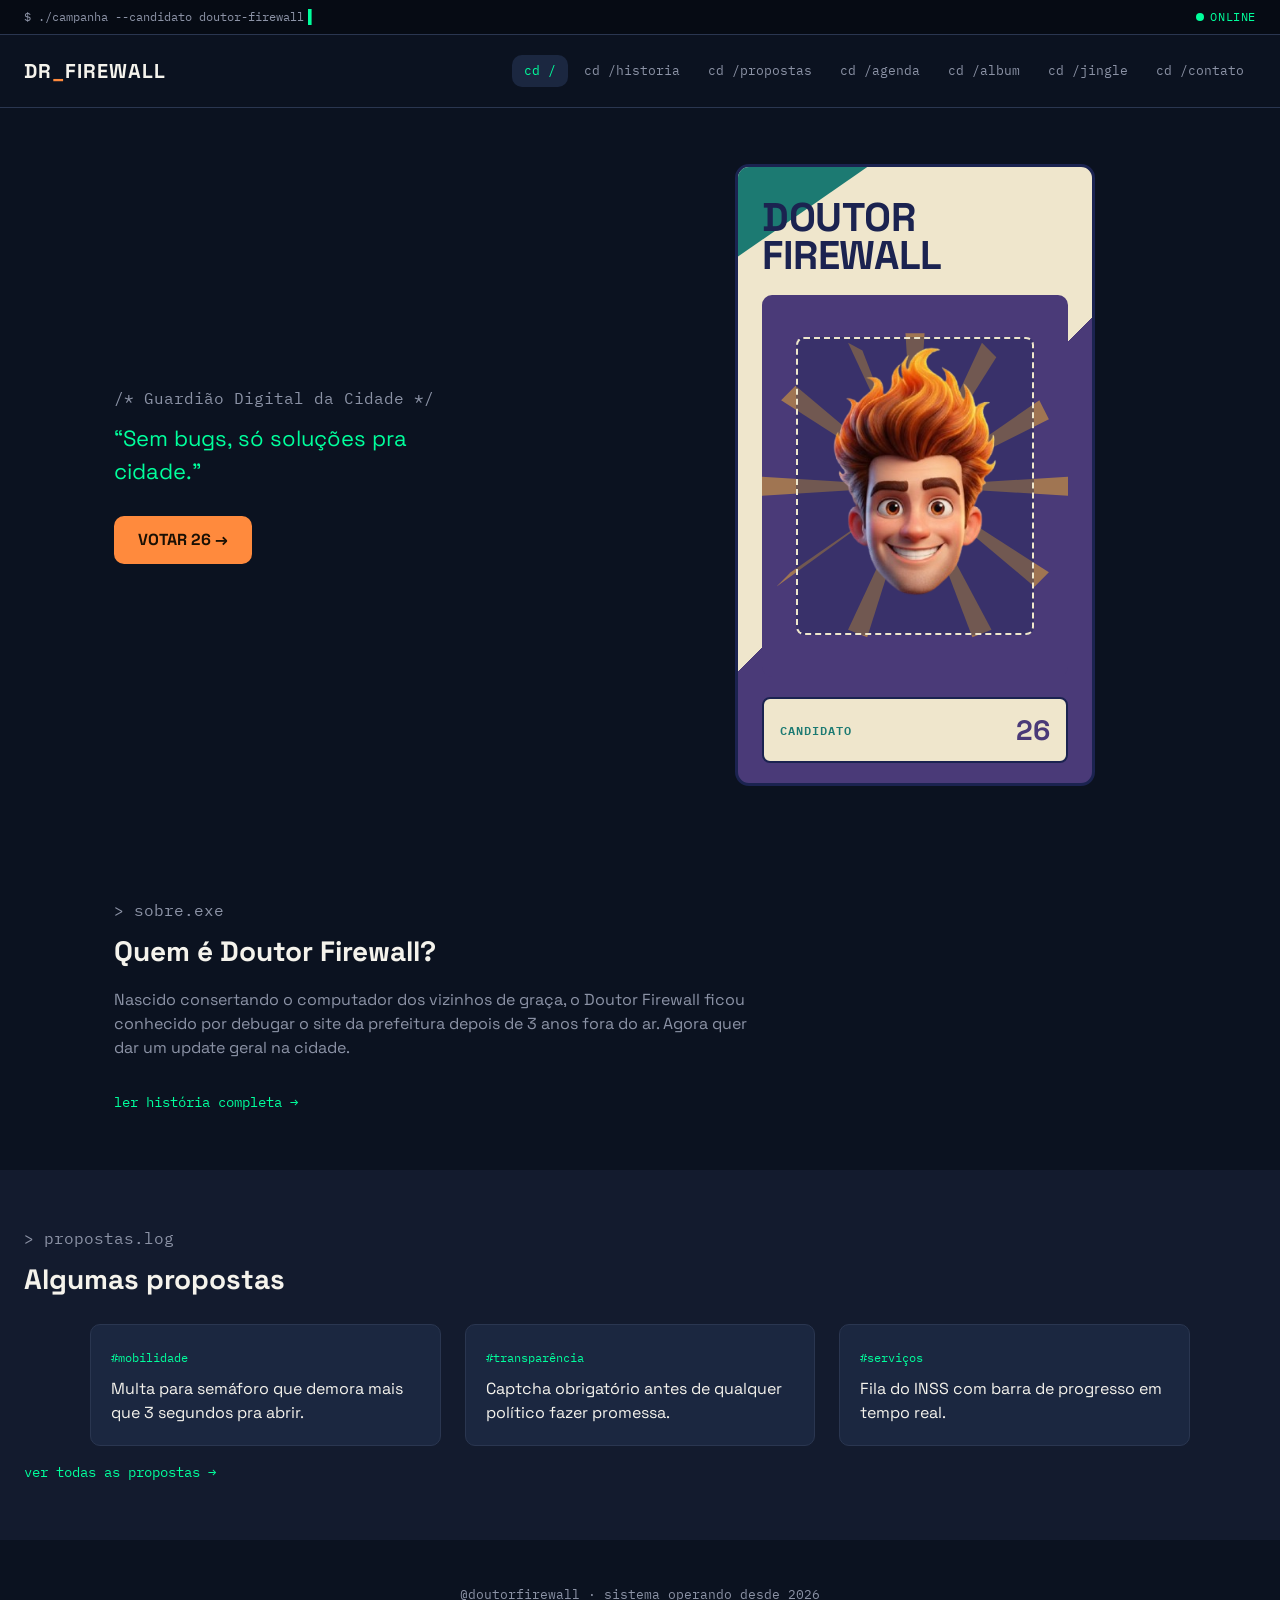
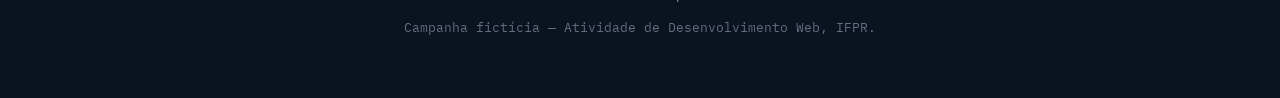
<file: index.html>
<!DOCTYPE html>
<html lang="pt-BR">
<head>
  <meta charset="UTF-8">
  <meta name="viewport" content="width=device-width, initial-scale=1.0">
  <title>Doutor Firewall — Candidato 26</title>

  

  <link rel="preconnect" href="https://fonts.googleapis.com">
  <link href="https://fonts.googleapis.com/css2?family=Space+Grotesk:wght@400;500;700&family=IBM+Plex+Mono:wght@400;500;600&display=swap" rel="stylesheet">
  <link rel="stylesheet" href="style.css">
</head>
<body>

  <!-- BARRA DE STATUS (estilo terminal) -->
  <div class="status-bar">
    <span class="status-bar__prompt">$ ./campanha --candidato doutor-firewall</span>
    <span class="status-bar__badge"><span class="status-bar__dot"></span>ONLINE</span>
  </div>

  <!-- MENU DE NAVEGAÇÃO -->
  <header class="site-header">
    <a href="index.html" class="logo">DR<span>_</span>FIREWALL</a>
    <nav class="command-nav">
      <ul>
        <li><a href="index.html" class="active">cd /</a></li>
        <li><a href="historia.html">cd /historia</a></li>
        <li><a href="propostas.html">cd /propostas</a></li>
        <li><a href="agenda.html">cd /agenda</a></li>
        <li><a href="album.html">cd /album</a></li>
        <li><a href="jingle.html">cd /jingle</a></li>
        <li><a href="contato.html">cd /contato</a></li>
      </ul>
    </nav>
  </header>

  <main>
    <!-- HERO: CARTAZ DE CAMPANHA -->
    <section class="hero">
      <div class="hero__text">
        <p class="hero__role">/* Guardião Digital da Cidade */</p>
        <p class="hero__slogan">&ldquo;Sem bugs, só soluções pra cidade.&rdquo;</p>
        <a href="propostas.html" class="btn">VOTAR 26 →</a>
      </div>

      <div class="poster">
        <p class="poster__name">DOUTOR<br>FIREWALL</p>

        <div class="poster__photo-frame">
          <svg class="poster__rays" viewBox="0 0 320 320" aria-hidden="true">
            <g class="poster__rays-group">
              <!-- raios de energia gerados em leque -->
              <polygon points="160,160 150,0 170,0" />
              <polygon points="160,160 230,10 245,25" />
              <polygon points="160,160 290,70 300,90" />
              <polygon points="160,160 320,150 320,170" />
              <polygon points="160,160 300,250 285,265" />
              <polygon points="160,160 240,310 220,318" />
              <polygon points="160,160 90,310 110,318" />
              <polygon points="160,160 30,250 15,265" />
              <polygon points="160,160 0,150 0,170" />
              <polygon points="160,160 20,70 35,55" />
              <polygon points="160,160 90,10 105,18" />
            </g>
          </svg>

          <!-- ESPAÇO RESERVADO: troquem este <div> por <img src="sua-foto.png" alt="Doutor Firewall"> -->
          <div class="poster__photo-placeholder">
            <img src="imagens/rosto.png" alt="">
          </div>
        </div>

        <div class="poster__badge">
          <span class="poster__badge-label">CANDIDATO</span>
          <span class="poster__badge-number">26</span>
        </div>
      </div>
    </section>

    <!-- TEASER: SOBRE -->
    <section class="teaser">
      <p class="teaser__label">&gt; sobre.exe</p>
      <h2>Quem é Doutor Firewall?</h2>
      <p>
        Nascido consertando o computador dos vizinhos de graça, o Doutor
        Firewall ficou conhecido por debugar o site da prefeitura depois
        de 3 anos fora do ar. Agora quer dar um update geral na cidade.
      </p>
      <a href="historia.html" class="link-arrow">ler história completa →</a>
    </section>

    <!-- TEASER: PROPOSTAS -->
    <section class="teaser teaser--alt">
      <p class="teaser__label">&gt; propostas.log</p>
      <h2>Algumas propostas</h2>
      <div class="card-grid">
        <article class="card">
          <span class="card__tag">#mobilidade</span>
          <p>Multa para semáforo que demora mais que 3 segundos pra abrir.</p>
        </article>
        <article class="card">
          <span class="card__tag">#transparência</span>
          <p>Captcha obrigatório antes de qualquer político fazer promessa.</p>
        </article>
        <article class="card">
          <span class="card__tag">#serviços</span>
          <p>Fila do INSS com barra de progresso em tempo real.</p>
        </article>
      </div>
      <a href="propostas.html" class="link-arrow">ver todas as propostas →</a>
    </section>
  </main>

  <footer class="site-footer">
    <p>@doutorfirewall · sistema operando desde 2026</p>
    <p class="site-footer__small">Campanha fictícia — Atividade de Desenvolvimento Web, IFPR.</p>
  </footer>

</body>
</html>
</file>
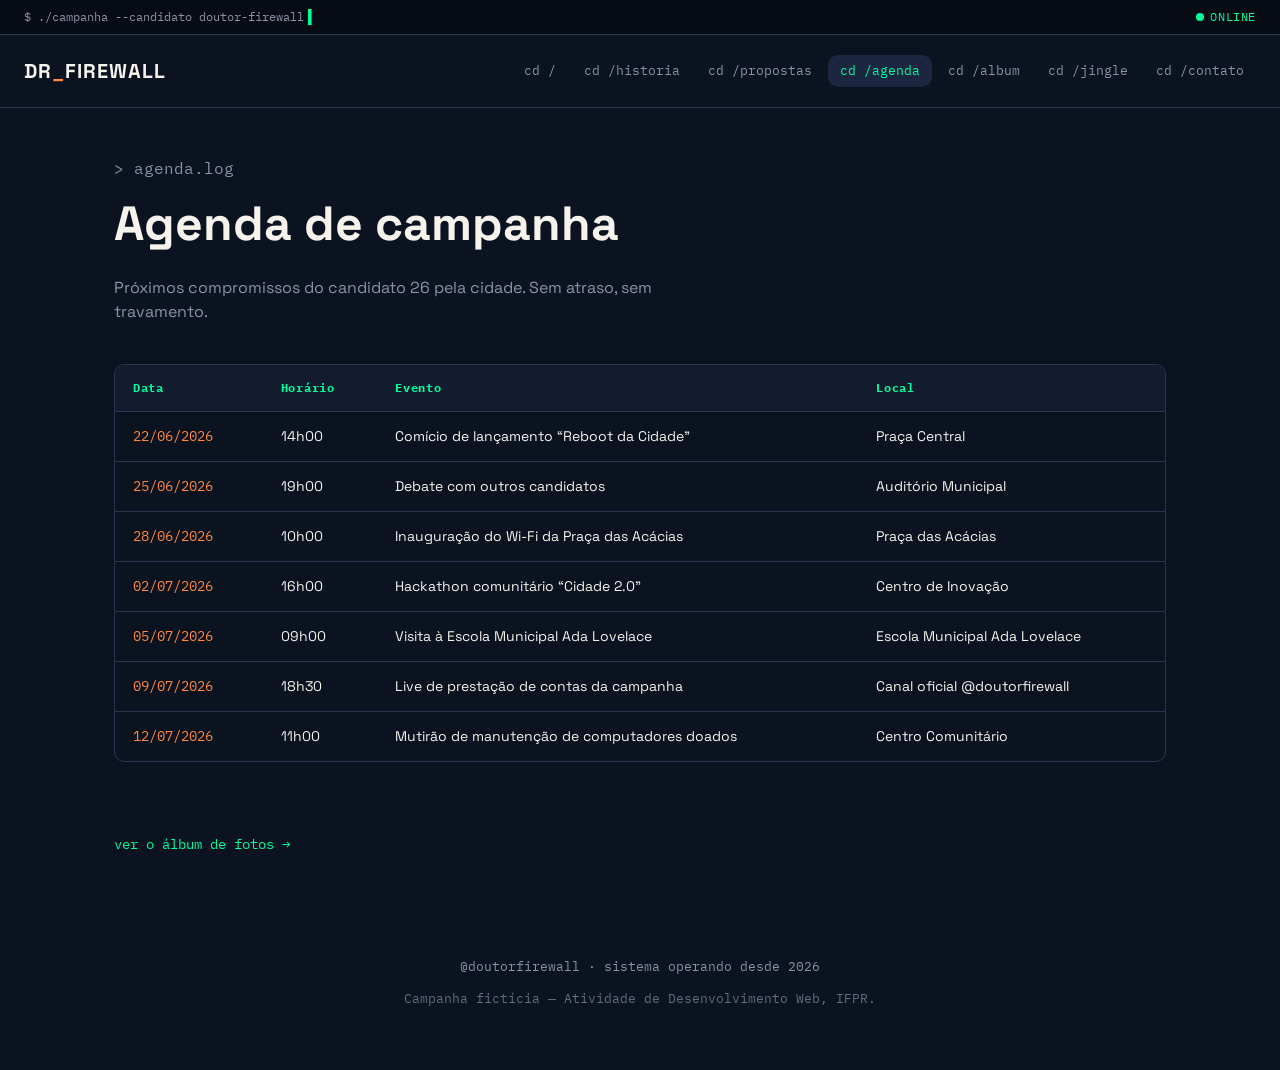
<file: agenda.html>
<!DOCTYPE html>
<html lang="pt-BR">
<head>
  <meta charset="UTF-8">
  <meta name="viewport" content="width=device-width, initial-scale=1.0">
  <title>Agenda — Doutor Firewall, Candidato 26</title>

  <link rel="preconnect" href="https://fonts.googleapis.com">
  <link href="https://fonts.googleapis.com/css2?family=Space+Grotesk:wght@400;500;700&family=IBM+Plex+Mono:wght@400;500;600&display=swap" rel="stylesheet">
  <link rel="stylesheet" href="style.css">
</head>
<body>

  <!-- BARRA DE STATUS -->
  <div class="status-bar">
    <span class="status-bar__prompt">$ ./campanha --candidato doutor-firewall</span>
    <span class="status-bar__badge"><span class="status-bar__dot"></span>ONLINE</span>
  </div>

  <!-- MENU -->
  <header class="site-header">
    <a href="index.html" class="logo">DR<span>_</span>FIREWALL</a>
    <nav class="command-nav">
      <ul>
        <li><a href="index.html">cd /</a></li>
        <li><a href="historia.html">cd /historia</a></li>
        <li><a href="propostas.html">cd /propostas</a></li>
        <li><a href="agenda.html" class="active">cd /agenda</a></li>
        <li><a href="album.html">cd /album</a></li>
        <li><a href="jingle.html">cd /jingle</a></li>
        <li><a href="contato.html">cd /contato</a></li>
      </ul>
    </nav>
  </header>

  <main>
    <!-- INTRODUÇÃO -->
    <section class="page-intro">
      <p class="teaser__label">&gt; agenda.log</p>
      <h1>Agenda de campanha</h1>
      <p>
        Próximos compromissos do candidato 26 pela cidade. Sem atraso,
        sem travamento.
      </p>
    </section>

    <!-- TABELA DE AGENDA -->
    <section class="agenda">
      <div class="agenda__table-wrap">
        <table class="agenda__table">
          <thead>
            <tr>
              <th scope="col">Data</th>
              <th scope="col">Horário</th>
              <th scope="col">Evento</th>
              <th scope="col">Local</th>
            </tr>
          </thead>
          <tbody>
            <tr>
              <td data-label="Data">22/06/2026</td>
              <td data-label="Horário">14h00</td>
              <td data-label="Evento">Comício de lançamento &ldquo;Reboot da Cidade&rdquo;</td>
              <td data-label="Local">Praça Central</td>
            </tr>
            <tr>
              <td data-label="Data">25/06/2026</td>
              <td data-label="Horário">19h00</td>
              <td data-label="Evento">Debate com outros candidatos</td>
              <td data-label="Local">Auditório Municipal</td>
            </tr>
            <tr>
              <td data-label="Data">28/06/2026</td>
              <td data-label="Horário">10h00</td>
              <td data-label="Evento">Inauguração do Wi-Fi da Praça das Acácias</td>
              <td data-label="Local">Praça das Acácias</td>
            </tr>
            <tr>
              <td data-label="Data">02/07/2026</td>
              <td data-label="Horário">16h00</td>
              <td data-label="Evento">Hackathon comunitário &ldquo;Cidade 2.0&rdquo;</td>
              <td data-label="Local">Centro de Inovação</td>
            </tr>
            <tr>
              <td data-label="Data">05/07/2026</td>
              <td data-label="Horário">09h00</td>
              <td data-label="Evento">Visita à Escola Municipal Ada Lovelace</td>
              <td data-label="Local">Escola Municipal Ada Lovelace</td>
            </tr>
            <tr>
              <td data-label="Data">09/07/2026</td>
              <td data-label="Horário">18h30</td>
              <td data-label="Evento">Live de prestação de contas da campanha</td>
              <td data-label="Local">Canal oficial @doutorfirewall</td>
            </tr>
            <tr>
              <td data-label="Data">12/07/2026</td>
              <td data-label="Horário">11h00</td>
              <td data-label="Evento">Mutirão de manutenção de computadores doados</td>
              <td data-label="Local">Centro Comunitário</td>
            </tr>
          </tbody>
        </table>
      </div>
    </section>

    <p class="page-nav-next">
      <a href="album.html" class="link-arrow">ver o álbum de fotos →</a>
    </p>
  </main>

  <footer class="site-footer">
    <p>@doutorfirewall · sistema operando desde 2026</p>
    <p class="site-footer__small">Campanha fictícia — Atividade de Desenvolvimento Web, IFPR.</p>
  </footer>

</body>
</html>
</file>
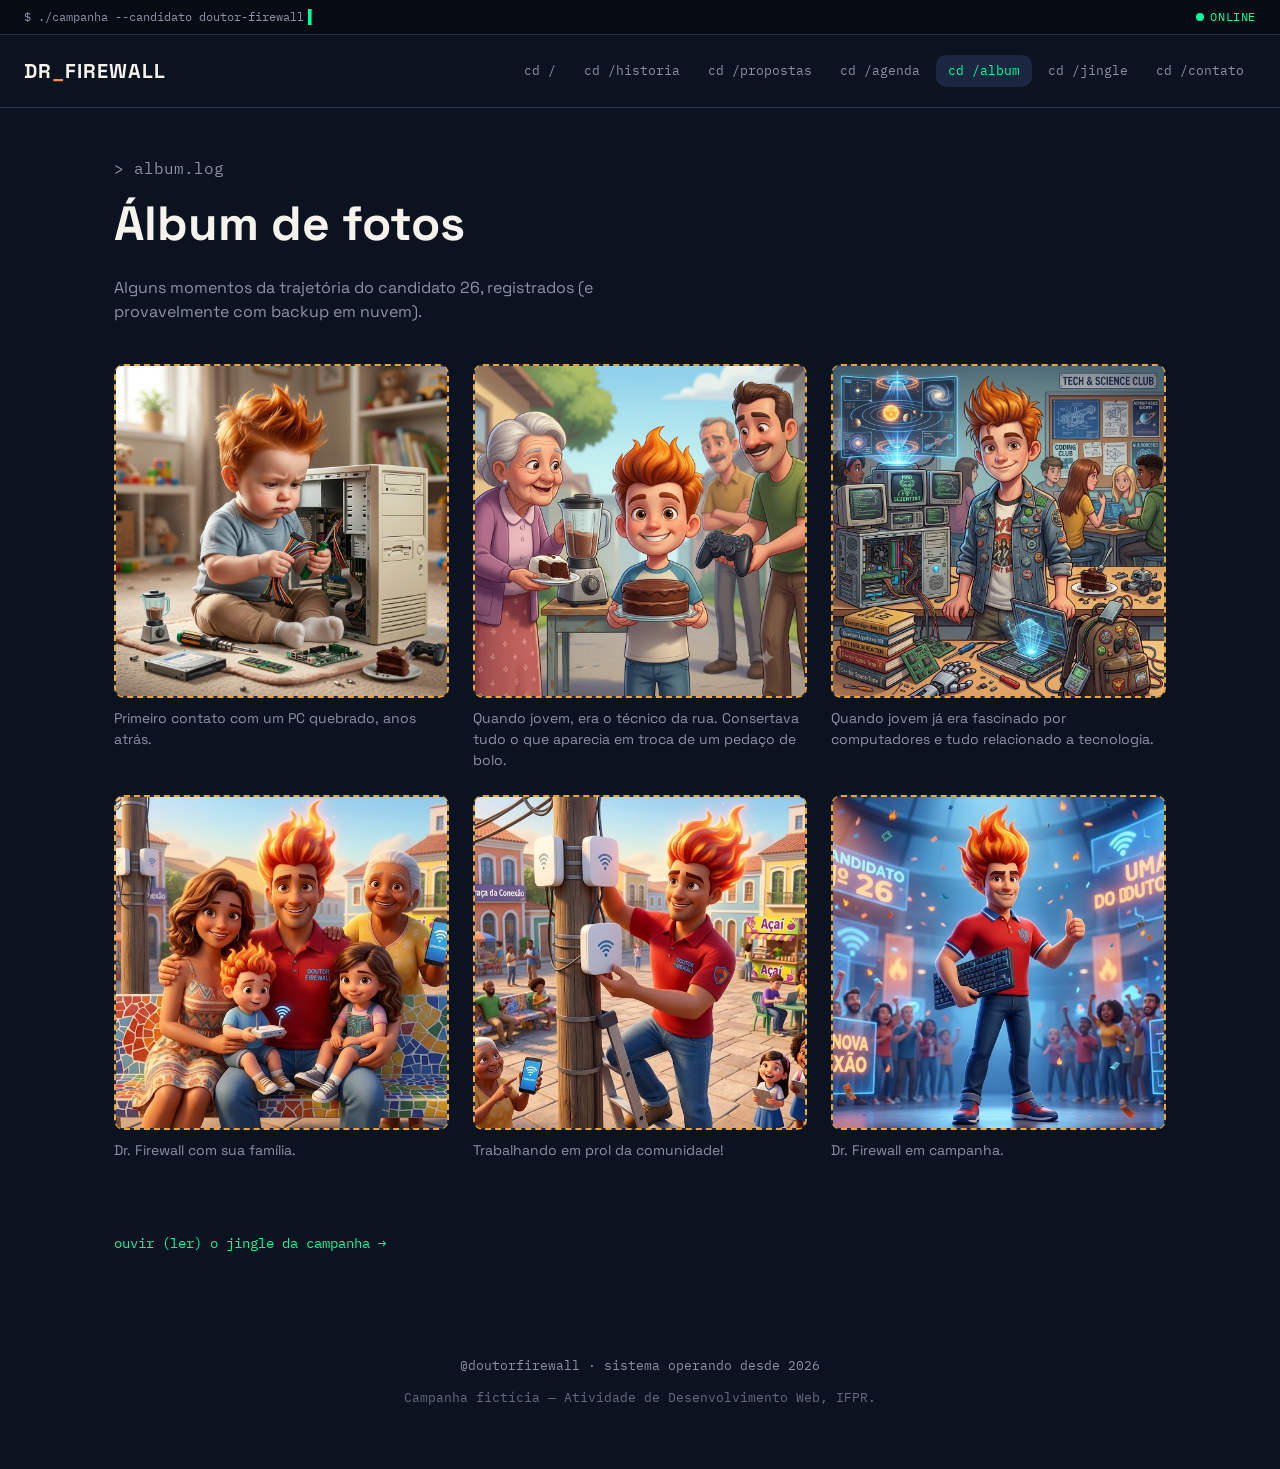
<file: album.html>
<!DOCTYPE html>
<html lang="pt-BR">

<head>
  <meta charset="UTF-8">
  <meta name="viewport" content="width=device-width, initial-scale=1.0">
  <title>Álbum de fotos — Doutor Firewall, Candidato 26</title>

  <link rel="preconnect" href="https://fonts.googleapis.com">
  <link
    href="https://fonts.googleapis.com/css2?family=Space+Grotesk:wght@400;500;700&family=IBM+Plex+Mono:wght@400;500;600&display=swap"
    rel="stylesheet">
  <link rel="stylesheet" href="style.css">
</head>

<body>

  <!-- BARRA DE STATUS -->
  <div class="status-bar">
    <span class="status-bar__prompt">$ ./campanha --candidato doutor-firewall</span>
    <span class="status-bar__badge"><span class="status-bar__dot"></span>ONLINE</span>
  </div>

  <!-- MENU -->
  <header class="site-header">
    <a href="index.html" class="logo">DR<span>_</span>FIREWALL</a>
    <nav class="command-nav">
      <ul>
        <li><a href="index.html">cd /</a></li>
        <li><a href="historia.html">cd /historia</a></li>
        <li><a href="propostas.html">cd /propostas</a></li>
        <li><a href="agenda.html">cd /agenda</a></li>
        <li><a href="album.html" class="active">cd /album</a></li>
        <li><a href="jingle.html">cd /jingle</a></li>
        <li><a href="contato.html">cd /contato</a></li>
      </ul>
    </nav>
  </header>

  <main>
    <!-- INTRODUÇÃO -->
    <section class="page-intro">
      <p class="teaser__label">&gt; album.log</p>
      <h1>Álbum de fotos</h1>
      <p>
        Alguns momentos da trajetória do candidato 26, registrados (e
        provavelmente com backup em nuvem).
      </p>
    </section>

    <!-- GRADE DE FOTOS -->
    <section class="album">
      <div class="album__grid">

        <figure class="photo-item">
          <div class="photo-item__frame">
            <img src="imagens/foto-01.jpg" alt="descrição da foto">
          </div>
          <figcaption>Primeiro contato com um PC quebrado, anos atrás.</figcaption>
        </figure>

        <figure class="photo-item">
          <div class="photo-item__frame">
            <img src="imagens/foto-02.jpg" alt="descrição da foto">
          </div>
          <figcaption>Quando jovem, era o técnico da rua. Consertava tudo o que aparecia em troca de um pedaço de bolo.
          </figcaption>
        </figure>

        <figure class="photo-item">
          <div class="photo-item__frame">
            <img src="imagens/foto-03.jpeg" alt="descrição da foto">
          </div>
          <figcaption>Quando jovem já era fascinado por computadores e tudo relacionado a tecnologia.</figcaption>
        </figure>

        <figure class="photo-item">
          <div class="photo-item__frame">
            <img src="imagens/foto-04.jpg" alt="descrição da foto">
          </div>
          <figcaption>Dr. Firewall com sua família.</figcaption>
        </figure>

        <figure class="photo-item">
          <div class="photo-item__frame">
            <img src="imagens/foto-05.jpg" alt="descrição da foto">
          </div>
          <figcaption>Trabalhando em prol da comunidade!</figcaption>
        </figure>

        <figure class="photo-item">
          <div class="photo-item__frame">
            <img src="imagens/foto-06.jpeg" alt="descrição da foto">
          </div>
          <figcaption>Dr. Firewall em campanha.</figcaption>
        </figure>

      </div>
    </section>

    <p class="page-nav-next">
      <a href="jingle.html" class="link-arrow">ouvir (ler) o jingle da campanha →</a>
    </p>
  </main>

  <footer class="site-footer">
    <p>@doutorfirewall · sistema operando desde 2026</p>
    <p class="site-footer__small">Campanha fictícia — Atividade de Desenvolvimento Web, IFPR.</p>
  </footer>

</body>

</html>
</file>
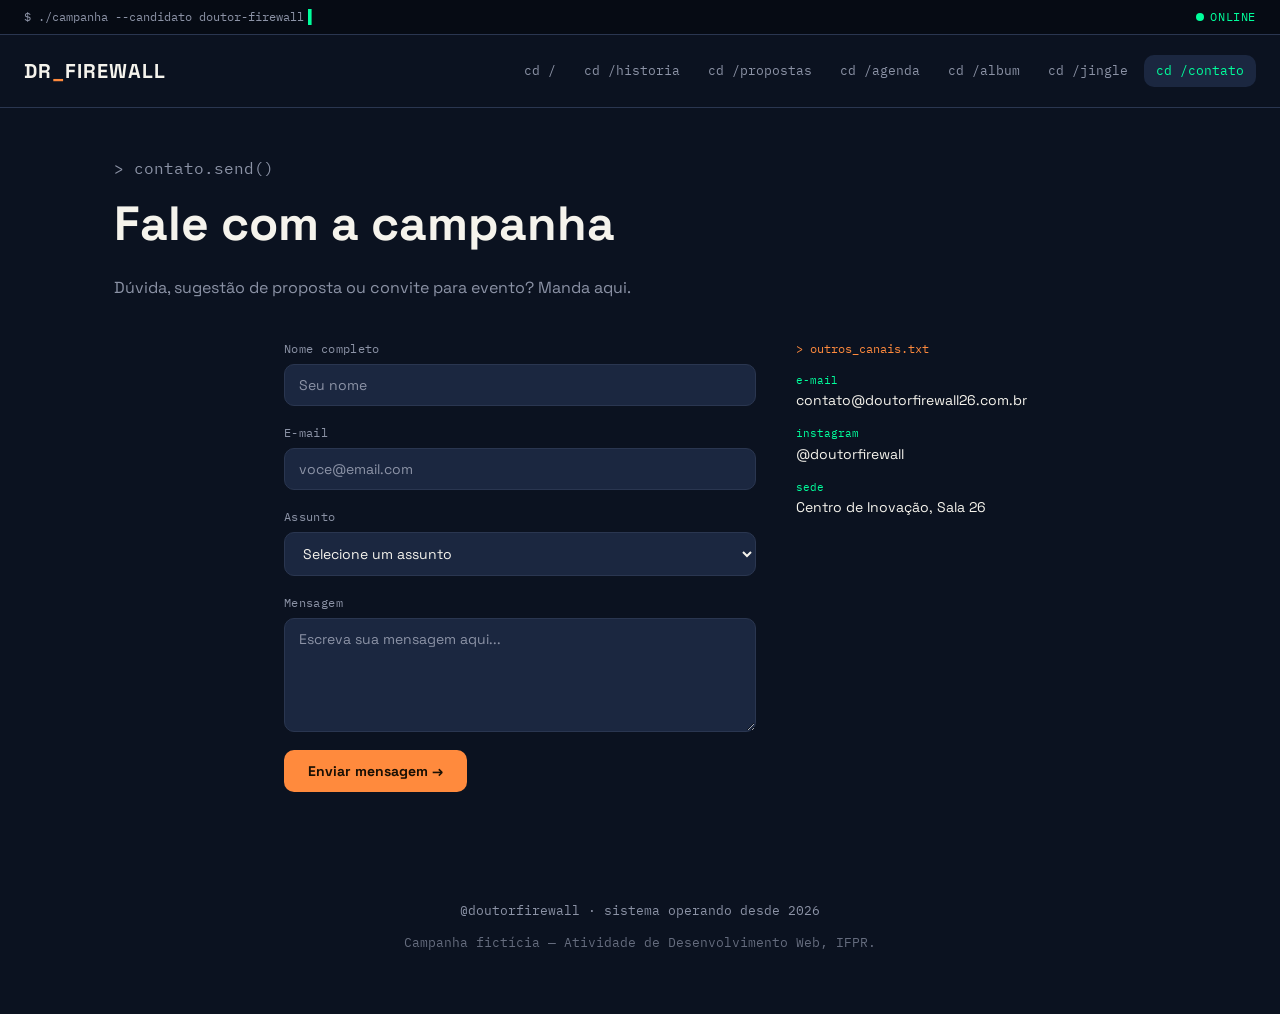
<file: contato.html>
<!DOCTYPE html>
<html lang="pt-BR">
<head>
  <meta charset="UTF-8">
  <meta name="viewport" content="width=device-width, initial-scale=1.0">
  <title>Contato — Doutor Firewall, Candidato 26</title>

  <link rel="preconnect" href="https://fonts.googleapis.com">
  <link href="https://fonts.googleapis.com/css2?family=Space+Grotesk:wght@400;500;700&family=IBM+Plex+Mono:wght@400;500;600&display=swap" rel="stylesheet">
  <link rel="stylesheet" href="style.css">
</head>
<body>

  <!-- BARRA DE STATUS -->
  <div class="status-bar">
    <span class="status-bar__prompt">$ ./campanha --candidato doutor-firewall</span>
    <span class="status-bar__badge"><span class="status-bar__dot"></span>ONLINE</span>
  </div>

  <!-- MENU -->
  <header class="site-header">
    <a href="index.html" class="logo">DR<span>_</span>FIREWALL</a>
    <nav class="command-nav">
      <ul>
        <li><a href="index.html">cd /</a></li>
        <li><a href="historia.html">cd /historia</a></li>
        <li><a href="propostas.html">cd /propostas</a></li>
        <li><a href="agenda.html">cd /agenda</a></li>
        <li><a href="album.html">cd /album</a></li>
        <li><a href="jingle.html">cd /jingle</a></li>
        <li><a href="contato.html" class="active">cd /contato</a></li>
      </ul>
    </nav>
  </header>

  <main>
    <!-- INTRODUÇÃO -->
    <section class="page-intro">
      <p class="teaser__label">&gt; contato.send()</p>
      <h1>Fale com a campanha</h1>
      <p>Dúvida, sugestão de proposta ou convite para evento? Manda aqui.</p>
    </section>

    <!-- FORMULÁRIO -->
    <section class="contact">
      <form class="contact-form" action="#" method="post">

        <div class="form-group">
          <label for="nome">Nome completo</label>
          <input type="text" id="nome" name="nome" placeholder="Seu nome" required>
        </div>

        <div class="form-group">
          <label for="email">E-mail</label>
          <input type="email" id="email" name="email" placeholder="voce@email.com" required>
        </div>

        <div class="form-group">
          <label for="assunto">Assunto</label>
          <select id="assunto" name="assunto" required>
            <option value="" selected disabled>Selecione um assunto</option>
            <option value="proposta">Sugestão de proposta</option>
            <option value="evento">Convite para evento</option>
            <option value="imprensa">Imprensa</option>
            <option value="outro">Outro</option>
          </select>
        </div>

        <div class="form-group">
          <label for="mensagem">Mensagem</label>
          <textarea id="mensagem" name="mensagem" rows="5" placeholder="Escreva sua mensagem aqui..." required></textarea>
        </div>

        <button type="submit" class="btn">Enviar mensagem →</button>
      </form>

      <!-- OUTROS CANAIS -->
      <aside class="contact-info">
        <p class="contact-info__label">&gt; outros_canais.txt</p>
        <ul>
          <li><span>e-mail</span> contato@doutorfirewall26.com.br</li>
          <li><span>instagram</span> @doutorfirewall</li>
          <li><span>sede</span> Centro de Inovação, Sala 26</li>
        </ul>
      </aside>
    </section>
  </main>

  <footer class="site-footer">
    <p>@doutorfirewall · sistema operando desde 2026</p>
    <p class="site-footer__small">Campanha fictícia — Atividade de Desenvolvimento Web, IFPR.</p>
  </footer>

</body>
</html>
</file>
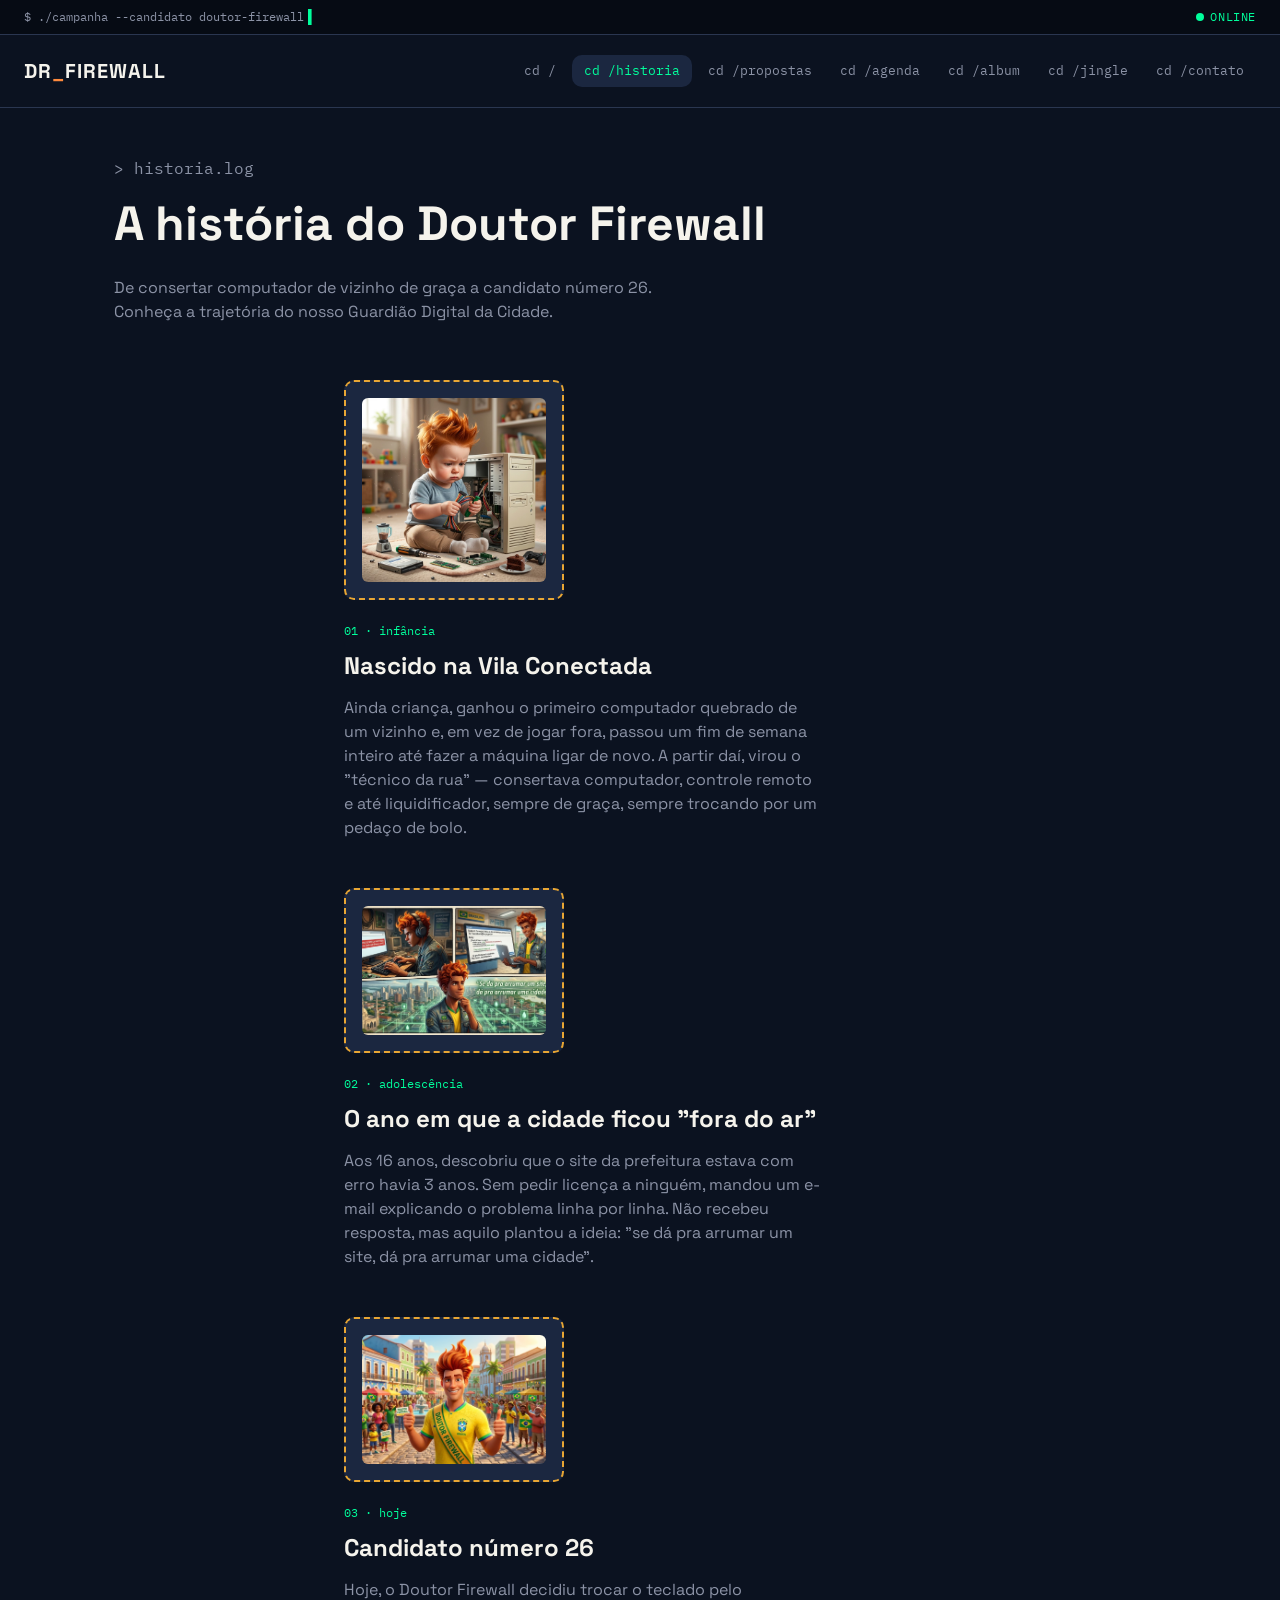
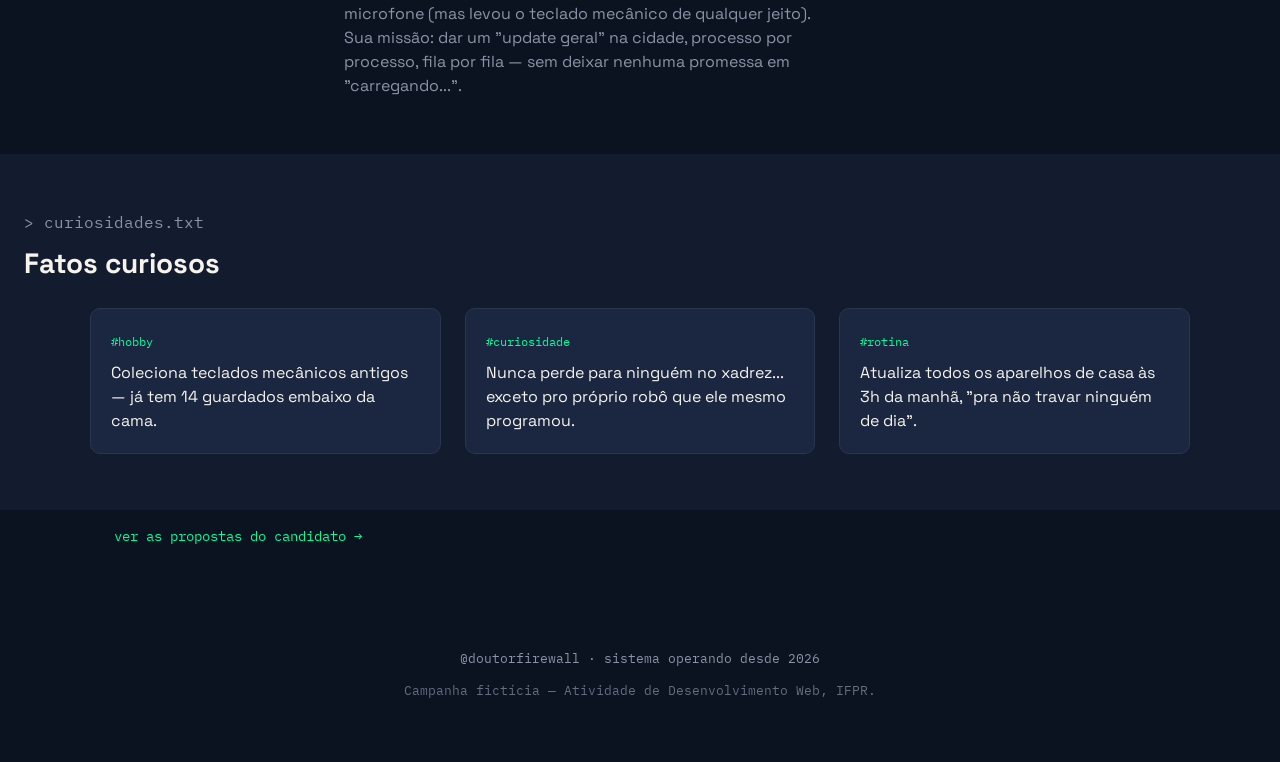
<file: historia.html>
<!DOCTYPE html>
<html lang="pt-BR">
<head>
  <meta charset="UTF-8">
  <meta name="viewport" content="width=device-width, initial-scale=1.0">
  <title>História — Doutor Firewall, Candidato 26</title>

  <link rel="preconnect" href="https://fonts.googleapis.com">
  <link href="https://fonts.googleapis.com/css2?family=Space+Grotesk:wght@400;500;700&family=IBM+Plex+Mono:wght@400;500;600&display=swap" rel="stylesheet">
  <link rel="stylesheet" href="style.css">
</head>
<body>

  <!-- BARRA DE STATUS -->
  <div class="status-bar">
    <span class="status-bar__prompt">$ ./campanha --candidato doutor-firewall</span>
    <span class="status-bar__badge"><span class="status-bar__dot"></span>ONLINE</span>
  </div>

  <!-- MENU -->
  <header class="site-header">
    <a href="index.html" class="logo">DR<span>_</span>FIREWALL</a>
    <nav class="command-nav">
      <ul>
        <li><a href="index.html">cd /</a></li>
        <li><a href="historia.html" class="active">cd /historia</a></li>
        <li><a href="propostas.html">cd /propostas</a></li>
        <li><a href="agenda.html">cd /agenda</a></li>
        <li><a href="album.html">cd /album</a></li>
        <li><a href="jingle.html">cd /jingle</a></li>
        <li><a href="contato.html">cd /contato</a></li>
      </ul>
    </nav>
  </header>

  <main>
    <!-- INTRODUÇÃO -->
    <section class="page-intro">
      <p class="teaser__label">&gt; historia.log</p>
      <h1>A história do Doutor Firewall</h1>
      <p>
        De consertar computador de vizinho de graça a candidato número 26.
        Conheça a trajetória do nosso Guardião Digital da Cidade.
      </p>
    </section>

    <!-- LINHA DO TEMPO -->
    <section class="timeline">

      <article class="timeline__item">
        <div class="timeline__photo">
          <img src="imagens/foto-01.jpg" alt="Doutor Firewall criança consertando um computador">
        </div>
        <div class="timeline__content">
          <span class="timeline__tag">01 · infância</span>
          <h2>Nascido na Vila Conectada</h2>
          <p>
            Ainda criança, ganhou o primeiro computador quebrado de um
            vizinho e, em vez de jogar fora, passou um fim de semana
            inteiro até fazer a máquina ligar de novo. A partir daí,
            virou o "técnico da rua" — consertava computador, controle
            remoto e até liquidificador, sempre de graça, sempre trocando
            por um pedaço de bolo.
          </p>
        </div>
      </article>

      <article class="timeline__item timeline__item--reverse">
        <div class="timeline__photo">
          <img src="imagens/foto-08.jpeg" alt="Doutor Firewall na adolescência montando um robô">
        </div>
        <div class="timeline__content">
          <span class="timeline__tag">02 · adolescência</span>
          <h2>O ano em que a cidade ficou "fora do ar"</h2>
          <p>
            Aos 16 anos, descobriu que o site da prefeitura estava com
            erro havia 3 anos. Sem pedir licença a ninguém, mandou um
            e-mail explicando o problema linha por linha. Não recebeu
            resposta, mas aquilo plantou a ideia: "se dá pra arrumar um
            site, dá pra arrumar uma cidade".
          </p>
        </div>
      </article>

      <article class="timeline__item">
        <div class="timeline__photo">
         <img src="imagens/foto-09.jpeg" alt="Doutor Firewall hoje, candidato número 26">
        </div>
        <div class="timeline__content">
          <span class="timeline__tag">03 · hoje</span>
          <h2>Candidato número 26</h2>
          <p>
            Hoje, o Doutor Firewall decidiu trocar o teclado pelo microfone
            (mas levou o teclado mecânico de qualquer jeito). Sua missão:
            dar um "update geral" na cidade, processo por processo, fila
            por fila — sem deixar nenhuma promessa em "carregando...".
          </p>
        </div>
      </article>

    </section>

    <!-- CURIOSIDADES E HOBBIES -->
    <section class="teaser teaser--alt">
      <p class="teaser__label">&gt; curiosidades.txt</p>
      <h2>Fatos curiosos</h2>
      <div class="card-grid">
        <article class="card">
          <span class="card__tag">#hobby</span>
          <p>Coleciona teclados mecânicos antigos — já tem 14 guardados embaixo da cama.</p>
        </article>
        <article class="card">
          <span class="card__tag">#curiosidade</span>
          <p>Nunca perde para ninguém no xadrez... exceto pro próprio robô que ele mesmo programou.</p>
        </article>
        <article class="card">
          <span class="card__tag">#rotina</span>
          <p>Atualiza todos os aparelhos de casa às 3h da manhã, "pra não travar ninguém de dia".</p>
        </article>
      </div>
    </section>

    <p class="page-nav-next">
      <a href="propostas.html" class="link-arrow">ver as propostas do candidato →</a>
    </p>
  </main>

  <footer class="site-footer">
    <p>@doutorfirewall · sistema operando desde 2026</p>
    <p class="site-footer__small">Campanha fictícia — Atividade de Desenvolvimento Web, IFPR.</p>
  </footer>

</body>
</html>
</file>
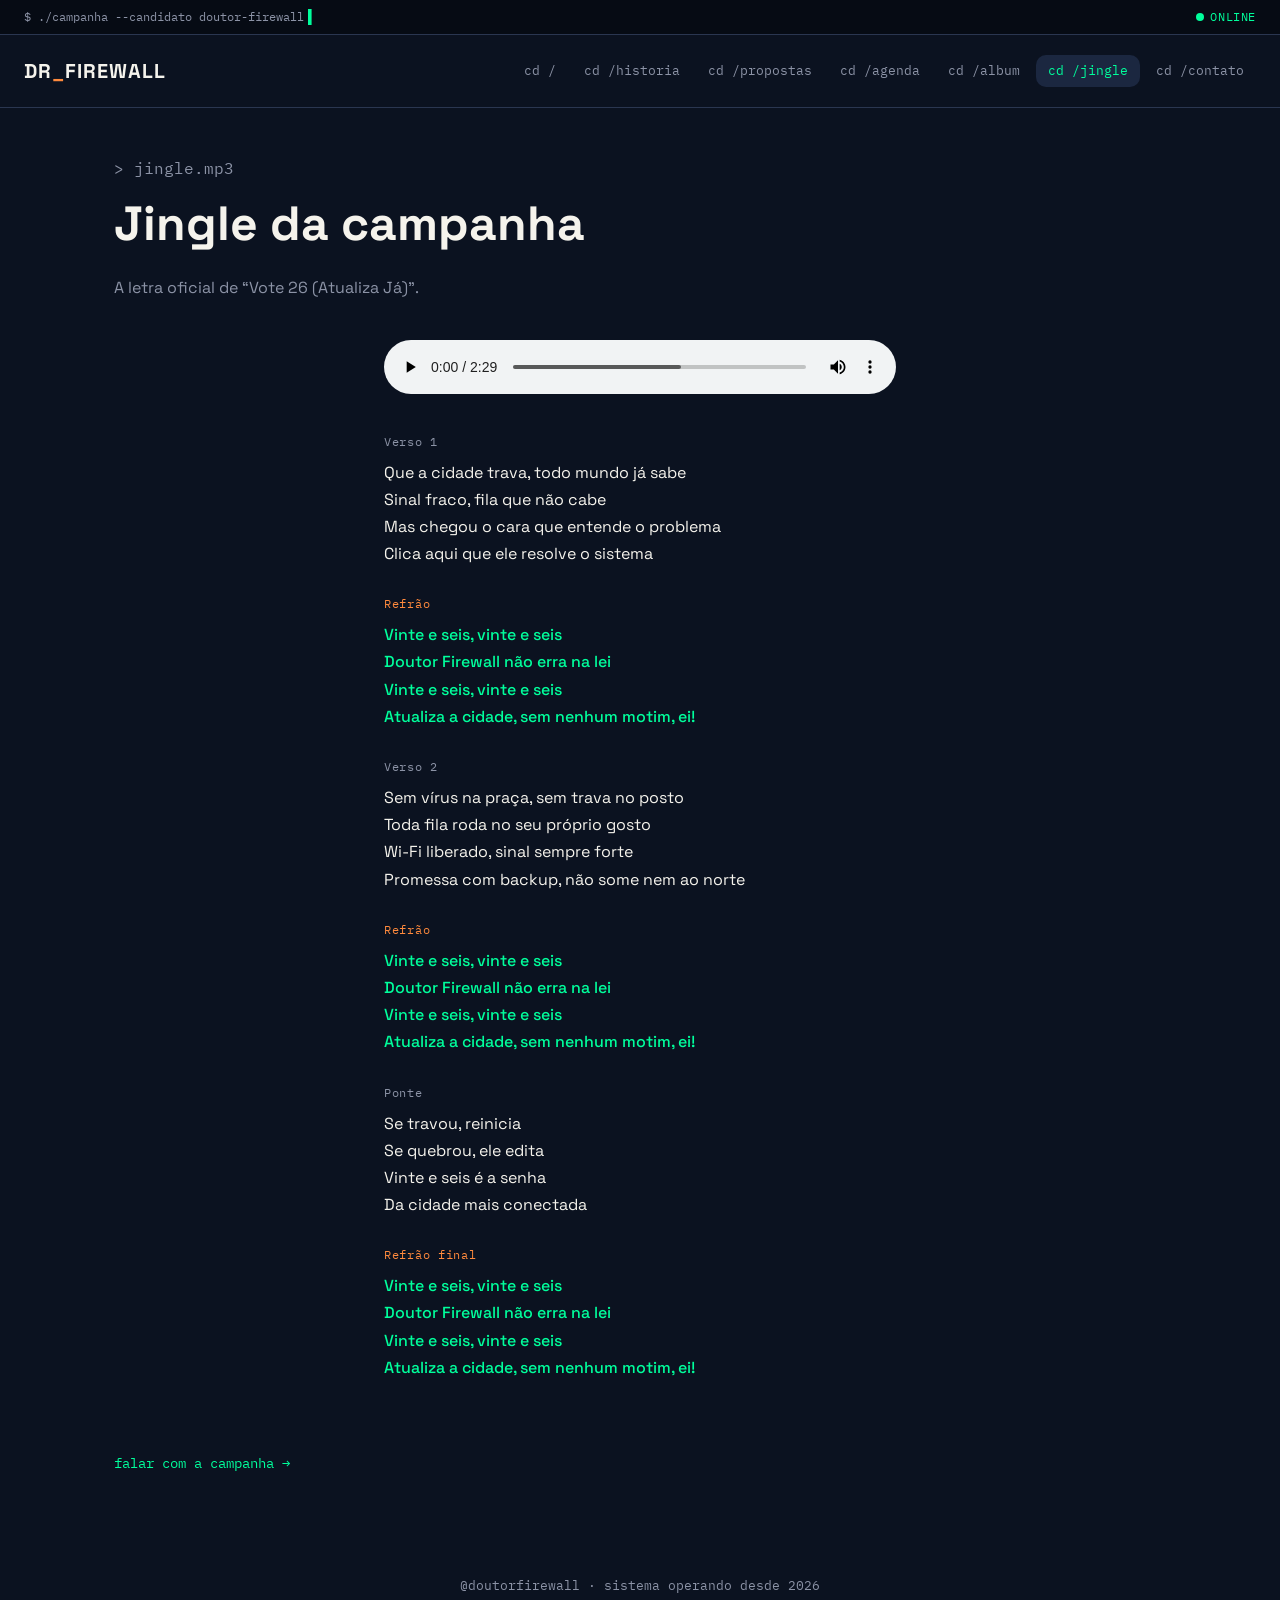
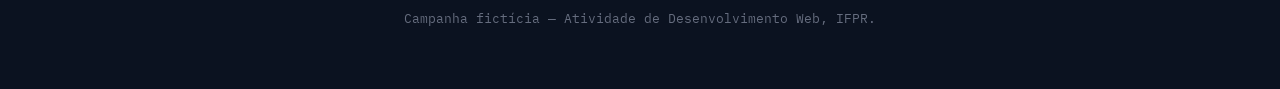
<file: jingle.html>
<!DOCTYPE html>
<html lang="pt-BR">

<head>
  <meta charset="UTF-8">
  <meta name="viewport" content="width=device-width, initial-scale=1.0">
  <title>Jingle — Doutor Firewall, Candidato 26</title>

  <link rel="preconnect" href="https://fonts.googleapis.com">
  <link
    href="https://fonts.googleapis.com/css2?family=Space+Grotesk:wght@400;500;700&family=IBM+Plex+Mono:wght@400;500;600&display=swap"
    rel="stylesheet">
  <link rel="stylesheet" href="style.css">
</head>

<body>

  <!-- BARRA DE STATUS -->
  <div class="status-bar">
    <span class="status-bar__prompt">$ ./campanha --candidato doutor-firewall</span>
    <span class="status-bar__badge"><span class="status-bar__dot"></span>ONLINE</span>
  </div>

  <!-- MENU -->
  <header class="site-header">
    <a href="index.html" class="logo">DR<span>_</span>FIREWALL</a>
    <nav class="command-nav">
      <ul>
        <li><a href="index.html">cd /</a></li>
        <li><a href="historia.html">cd /historia</a></li>
        <li><a href="propostas.html">cd /propostas</a></li>
        <li><a href="agenda.html">cd /agenda</a></li>
        <li><a href="album.html">cd /album</a></li>
        <li><a href="jingle.html" class="active">cd /jingle</a></li>
        <li><a href="contato.html">cd /contato</a></li>
      </ul>
    </nav>
  </header>

  <main>
    <!-- INTRODUÇÃO -->
    <section class="page-intro">
      <p class="teaser__label">&gt; jingle.mp3</p>
      <h1>Jingle da campanha</h1>
      <p>A letra oficial de &ldquo;Vote 26 (Atualiza Já)&rdquo;.</p>
    </section>

    <!-- "PLAYER" DECORATIVO -->
    <section class="player">
          <audio controls style="width: 100%;">
            <source src="jingle/doutor_firewall.mp3" type="audio/mpeg">
          </audio>
      <!-- <div class="player__bar"><span class="player__bar-fill"></span></div> -->
    </section>

    <!-- LETRA -->
    <section class="lyrics">

      <p class="lyrics__part-label">Verso 1</p>
      <p class="lyrics__lines">
        Que a cidade trava, todo mundo já sabe<br>
        Sinal fraco, fila que não cabe<br>
        Mas chegou o cara que entende o problema<br>
        Clica aqui que ele resolve o sistema
      </p>

      <p class="lyrics__part-label lyrics__part-label--chorus">Refrão</p>
      <p class="lyrics__lines lyrics__lines--chorus">
        Vinte e seis, vinte e seis<br>
        Doutor Firewall não erra na lei<br>
        Vinte e seis, vinte e seis<br>
        Atualiza a cidade, sem nenhum motim, ei!
      </p>

      <p class="lyrics__part-label">Verso 2</p>
      <p class="lyrics__lines">
        Sem vírus na praça, sem trava no posto<br>
        Toda fila roda no seu próprio gosto<br>
        Wi-Fi liberado, sinal sempre forte<br>
        Promessa com backup, não some nem ao norte
      </p>

      <p class="lyrics__part-label lyrics__part-label--chorus">Refrão</p>
      <p class="lyrics__lines lyrics__lines--chorus">
        Vinte e seis, vinte e seis<br>
        Doutor Firewall não erra na lei<br>
        Vinte e seis, vinte e seis<br>
        Atualiza a cidade, sem nenhum motim, ei!
      </p>

      <p class="lyrics__part-label">Ponte</p>
      <p class="lyrics__lines">
        Se travou, reinicia<br>
        Se quebrou, ele edita<br>
        Vinte e seis é a senha<br>
        Da cidade mais conectada
      </p>

      <p class="lyrics__part-label lyrics__part-label--chorus">Refrão final</p>
      <p class="lyrics__lines lyrics__lines--chorus">
        Vinte e seis, vinte e seis<br>
        Doutor Firewall não erra na lei<br>
        Vinte e seis, vinte e seis<br>
        Atualiza a cidade, sem nenhum motim, ei!
      </p>

    </section>

    <p class="page-nav-next">
      <a href="contato.html" class="link-arrow">falar com a campanha →</a>
    </p>
  </main>

  <footer class="site-footer">
    <p>@doutorfirewall · sistema operando desde 2026</p>
    <p class="site-footer__small">Campanha fictícia — Atividade de Desenvolvimento Web, IFPR.</p>
  </footer>

</body>

</html>
</file>
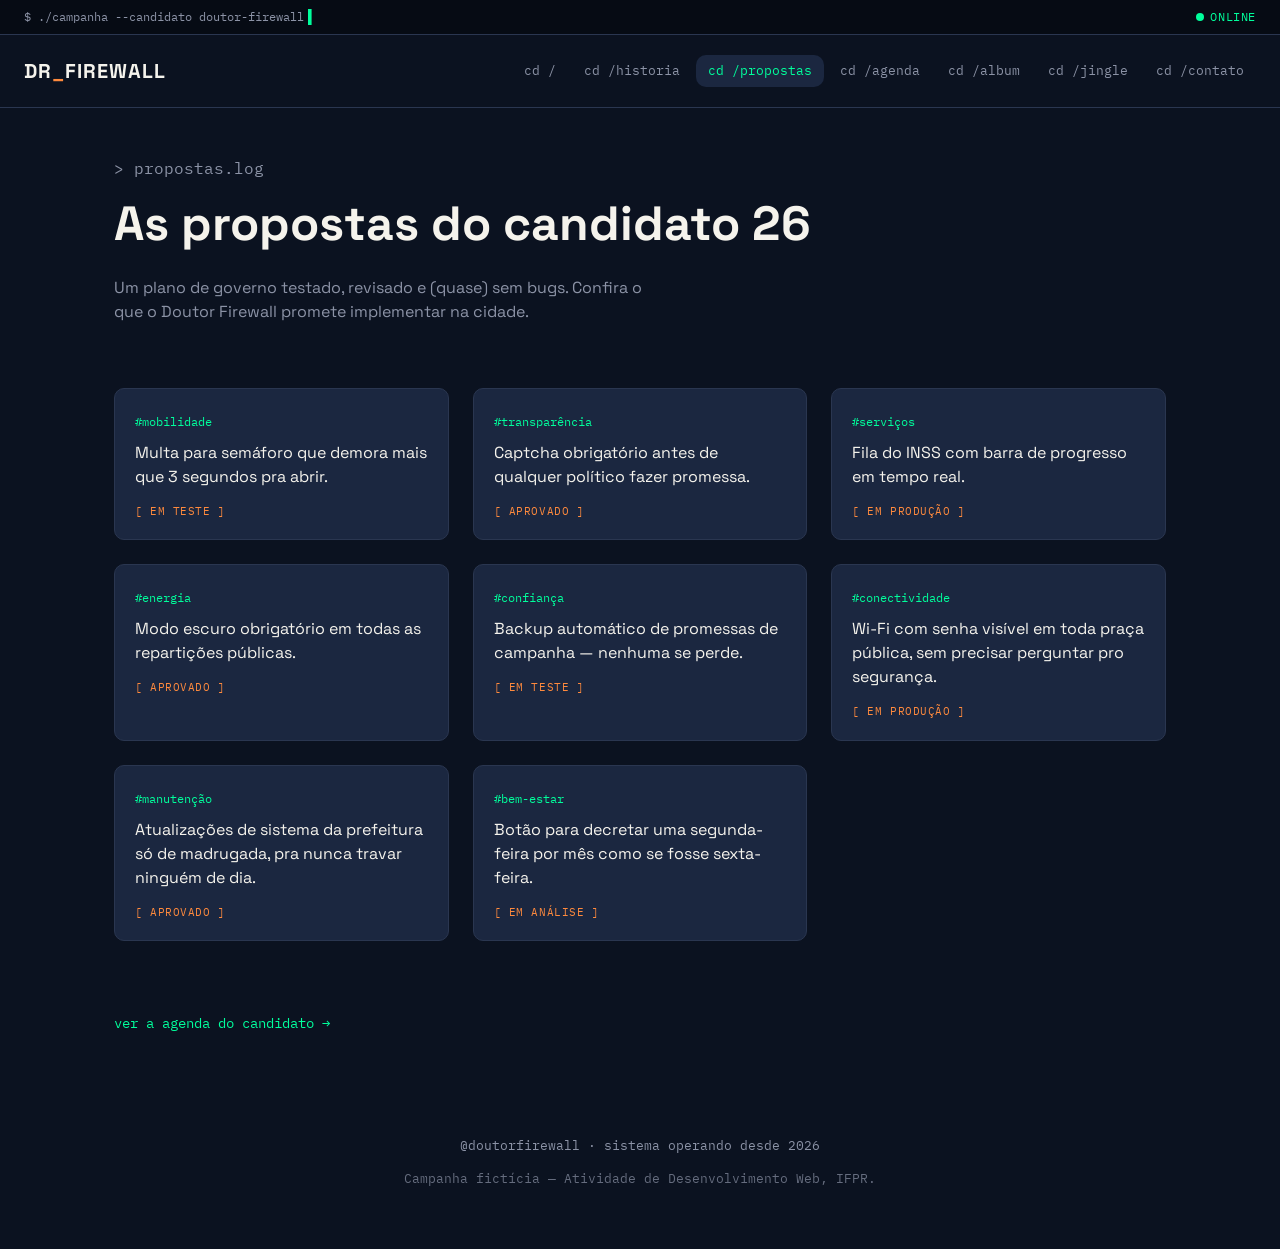
<file: propostas.html>
<!DOCTYPE html>
<html lang="pt-BR">
<head>
  <meta charset="UTF-8">
  <meta name="viewport" content="width=device-width, initial-scale=1.0">
  <title>Propostas — Doutor Firewall, Candidato 26</title>

  <link rel="preconnect" href="https://fonts.googleapis.com">
  <link href="https://fonts.googleapis.com/css2?family=Space+Grotesk:wght@400;500;700&family=IBM+Plex+Mono:wght@400;500;600&display=swap" rel="stylesheet">
  <link rel="stylesheet" href="style.css">
</head>
<body>

  <!-- BARRA DE STATUS -->
  <div class="status-bar">
    <span class="status-bar__prompt">$ ./campanha --candidato doutor-firewall</span>
    <span class="status-bar__badge"><span class="status-bar__dot"></span>ONLINE</span>
  </div>

  <!-- MENU -->
  <header class="site-header">
    <a href="index.html" class="logo">DR<span>_</span>FIREWALL</a>
    <nav class="command-nav">
      <ul>
        <li><a href="index.html">cd /</a></li>
        <li><a href="historia.html">cd /historia</a></li>
        <li><a href="propostas.html" class="active">cd /propostas</a></li>
        <li><a href="agenda.html">cd /agenda</a></li>
        <li><a href="album.html">cd /album</a></li>
        <li><a href="jingle.html">cd /jingle</a></li>
        <li><a href="contato.html">cd /contato</a></li>
      </ul>
    </nav>
  </header>

  <main>
    <!-- INTRODUÇÃO -->
    <section class="page-intro">
      <p class="teaser__label">&gt; propostas.log</p>
      <h1>As propostas do candidato 26</h1>
      <p>
        Um plano de governo testado, revisado e (quase) sem bugs.
        Confira o que o Doutor Firewall promete implementar na cidade.
      </p>
    </section>

    <!-- GRADE DE PROPOSTAS -->
    <section class="proposals">
      <div class="card-grid card-grid--wide">

        <article class="card">
          <span class="card__tag">#mobilidade</span>
          <p>Multa para semáforo que demora mais que 3 segundos pra abrir.</p>
          <span class="card__status">[ EM TESTE ]</span>
        </article>

        <article class="card">
          <span class="card__tag">#transparência</span>
          <p>Captcha obrigatório antes de qualquer político fazer promessa.</p>
          <span class="card__status">[ APROVADO ]</span>
        </article>

        <article class="card">
          <span class="card__tag">#serviços</span>
          <p>Fila do INSS com barra de progresso em tempo real.</p>
          <span class="card__status">[ EM PRODUÇÃO ]</span>
        </article>

        <article class="card">
          <span class="card__tag">#energia</span>
          <p>Modo escuro obrigatório em todas as repartições públicas.</p>
          <span class="card__status">[ APROVADO ]</span>
        </article>

        <article class="card">
          <span class="card__tag">#confiança</span>
          <p>Backup automático de promessas de campanha — nenhuma se perde.</p>
          <span class="card__status">[ EM TESTE ]</span>
        </article>

        <article class="card">
          <span class="card__tag">#conectividade</span>
          <p>Wi-Fi com senha visível em toda praça pública, sem precisar perguntar pro segurança.</p>
          <span class="card__status">[ EM PRODUÇÃO ]</span>
        </article>

        <article class="card">
          <span class="card__tag">#manutenção</span>
          <p>Atualizações de sistema da prefeitura só de madrugada, pra nunca travar ninguém de dia.</p>
          <span class="card__status">[ APROVADO ]</span>
        </article>

        <article class="card">
          <span class="card__tag">#bem-estar</span>
          <p>Botão para decretar uma segunda-feira por mês como se fosse sexta-feira.</p>
          <span class="card__status">[ EM ANÁLISE ]</span>
        </article>

      </div>
    </section>

    <p class="page-nav-next">
      <a href="agenda.html" class="link-arrow">ver a agenda do candidato →</a>
    </p>
  </main>

  <footer class="site-footer">
    <p>@doutorfirewall · sistema operando desde 2026</p>
    <p class="site-footer__small">Campanha fictícia — Atividade de Desenvolvimento Web, IFPR.</p>
  </footer>

</body>
</html>
</file>
<file: style.css>
/* =========================================================
   DOUTOR FIREWALL — CAMPANHA 26
   Folha de estilos compartilhada por todas as páginas
   ========================================================= */

:root {
  /* cores — base terminal */
  --bg: #0B1220;
  --bg-soft: #131B2E;
  --bg-card: #1B2740;
  --ink: #F5F3EC;
  --ink-muted: #8C93A6;
  --amber: #FF8A3D;
  --green: #00FF9C;
  --line: #2A3650;

  /* cores — cartaz de campanha (hero) */
  --poster-cream: #EFE6CC;
  --poster-purple: #4A3A78;
  --poster-teal: #1C7A72;
  --poster-navy: #1B2350;
  --poster-gold: #E8A634;

  /* tipografia */
  --font-display: 'Space Grotesk', sans-serif;
  --font-mono: 'IBM Plex Mono', monospace;

  /* espaçamento */
  --gap: 24px;
  --radius: 10px;
}

* {
  box-sizing: border-box;
}

html {
  scroll-behavior: smooth;
}

body {
  margin: 0;
  background: var(--bg);
  color: var(--ink);
  font-family: var(--font-display);
  line-height: 1.5;
}

img {
  max-width: 100%;
  display: block;
}

a {
  color: inherit;
  text-decoration: none;
}

a:focus-visible,
button:focus-visible {
  outline: 2px solid var(--amber);
  outline-offset: 3px;
}

/* =========================================================
   STATUS BAR (topo, estilo terminal)
   ========================================================= */

.status-bar {
  display: flex;
  justify-content: space-between;
  align-items: center;
  padding: 8px 24px;
  background: #060B14;
  font-family: var(--font-mono);
  font-size: 12px;
  color: var(--ink-muted);
  border-bottom: 1px solid var(--line);
}

.status-bar__prompt::after {
  content: '▌';
  margin-left: 4px;
  color: var(--green);
  animation: blink 1s steps(1) infinite;
}

@keyframes blink {
  50% { opacity: 0; }
}

.status-bar__badge {
  display: flex;
  align-items: center;
  gap: 6px;
  color: var(--green);
  letter-spacing: 0.05em;
}

.status-bar__dot {
  width: 8px;
  height: 8px;
  border-radius: 50%;
  background: var(--green);
}

/* =========================================================
   CABEÇALHO / MENU
   ========================================================= */

.site-header {
  display: flex;
  justify-content: space-between;
  align-items: center;
  flex-wrap: wrap;
  gap: 16px;
  padding: 20px 24px;
  border-bottom: 1px solid var(--line);
}

.logo {
  font-weight: 700;
  font-size: 20px;
  letter-spacing: 0.05em;
}

.logo span {
  color: var(--amber);
}

.command-nav ul {
  list-style: none;
  display: flex;
  flex-wrap: wrap;
  gap: 4px;
  margin: 0;
  padding: 0;
  font-family: var(--font-mono);
  font-size: 13px;
}

.command-nav a {
  display: inline-block;
  padding: 6px 12px;
  border-radius: var(--radius);
  color: var(--ink-muted);
  transition: background 0.15s ease, color 0.15s ease;
}

.command-nav a:hover,
.command-nav a.active {
  background: var(--bg-card);
  color: var(--green);
}

/* =========================================================
   HERO
   ========================================================= */

.hero {
  display: grid;
  grid-template-columns: 1fr 1fr;
  align-items: center;
  gap: 48px;
  padding: 56px 24px;
  max-width: 1100px;
  margin: 0 auto;
}

.hero__role {
  font-family: var(--font-mono);
  color: var(--ink-muted);
  margin: 0 0 12px;
}

.hero__slogan {
  font-size: 22px;
  color: var(--green);
  margin: 0 0 28px;
  max-width: 360px;
}

.btn {
  display: inline-block;
  background: var(--amber);
  color: #1A1004;
  font-weight: 700;
  padding: 12px 24px;
  border-radius: var(--radius);
  transition: transform 0.15s ease;
}

.btn:hover {
  transform: translateY(-2px);
}

/* =========================================================
   CARTAZ DE CAMPANHA (estilo pôster retrô)
   ========================================================= */

.poster {
  position: relative;
  background:
    linear-gradient(135deg, var(--poster-cream) 0 52%, var(--poster-purple) 52% 100%);
  border: 3px solid var(--poster-navy);
  border-radius: 14px;
  padding: 28px 24px 20px;
  overflow: hidden;
  max-width: 360px;
  margin: 0 auto;
}

.poster::before {
  /* cunha teal no canto, como no cartaz de referência */
  content: '';
  position: absolute;
  top: 0;
  left: 0;
  width: 130px;
  height: 90px;
  background: var(--poster-teal);
  clip-path: polygon(0 0, 100% 0, 0 100%);
}

.poster__name {
  position: relative;
  font-weight: 700;
  font-size: clamp(30px, 6vw, 40px);
  line-height: 0.95;
  letter-spacing: -0.01em;
  color: var(--poster-navy);
  margin: 4px 0 20px;
  text-transform: uppercase;
}

.poster__photo-frame {
  position: relative;
  width: 100%;
  aspect-ratio: 4 / 5;
  border-radius: 10px;
  overflow: hidden;
  background: var(--poster-purple);
  display: flex;
  align-items: center;
  justify-content: center;
}

.poster__photo-frame img {
  position: relative;
  z-index: 1;
  width: 100%;
  height: 100%;
  object-fit: cover;
}

.poster__rays {
  position: absolute;
  inset: 0;
  width: 100%;
  height: 100%;
}

.poster__rays polygon {
  fill: var(--poster-gold);
  opacity: 0.55;
}

.poster__photo-placeholder {
  position: relative;
  z-index: 1;
  width: 78%;
  height: 78%;
  border: 2px dashed var(--poster-cream);
  border-radius: 8px;
  display: flex;
  align-items: center;
  justify-content: center;
  text-align: center;
  color: var(--poster-cream);
  font-family: var(--font-mono);
  font-size: 13px;
  background: rgba(27, 35, 80, 0.35);
}

.poster__badge {
  position: relative;
  margin-top: 20px;
  background: var(--poster-cream);
  border: 2px solid var(--poster-navy);
  border-radius: 8px;
  padding: 10px 16px;
  display: flex;
  justify-content: space-between;
  align-items: center;
}

.poster__badge-label {
  font-family: var(--font-mono);
  font-size: 12px;
  letter-spacing: 0.08em;
  color: var(--poster-teal);
  font-weight: 600;
}

.poster__badge-number {
  font-size: 28px;
  font-weight: 700;
  color: var(--poster-purple);
}

/* =========================================================
   INTRO DE PÁGINA (usado em história, propostas, etc.)
   ========================================================= */

.page-intro {
  max-width: 1100px;
  margin: 0 auto;
  padding: 48px 24px 16px;
}

.page-intro h1 {
  font-size: clamp(32px, 5vw, 48px);
  margin: 8px 0 16px;
}

.page-intro p {
  color: var(--ink-muted);
  max-width: 560px;
}

/* =========================================================
   LINHA DO TEMPO (página História)
   ========================================================= */

.timeline {
  max-width: 640px;
  margin: 0 auto;
  padding: 24px 24px 56px;
  display: flex;
  flex-direction: column;
  gap: 48px;
}

.timeline__item,
.timeline__item--reverse {
  display: flex;
  flex-direction: column;
  gap: 18px;
}

.timeline__item--reverse .timeline__photo {
  order: 0;
}

.timeline__photo {
  width: 220px;
  max-width: 60%;
  aspect-ratio: 4 / 3;
  border-radius: var(--radius);
  border: 2px dashed var(--poster-gold);
  background: var(--bg-card);
  display: flex;
  align-items: center;
  justify-content: center;
  text-align: center;
  padding: 16px;
  font-family: var(--font-mono);
  font-size: 13px;
  color: var(--ink-muted);
}

.timeline__photo img {
  width: 100%;
  height: 100%;
  object-fit: cover;
  border-radius: calc(var(--radius) - 4px);
}

.timeline__tag {
  display: inline-block;
  font-family: var(--font-mono);
  font-size: 12px;
  color: var(--green);
  margin-bottom: 8px;
}

.timeline__content h2 {
  margin: 0 0 12px;
  font-size: 24px;
}

.timeline__content p {
  color: var(--ink-muted);
  margin: 0;
  max-width: 480px;
}

.page-nav-next {
  max-width: 1100px;
  margin: 0 auto;
  padding: 0 24px 56px;
}

.teaser {
  padding: 56px 24px;
  max-width: 1100px;
  margin: 0 auto;
}

.teaser--alt {
  background: var(--bg-soft);
  max-width: 100%;
}

.teaser--alt > * {
  max-width: 1100px;
  margin-left: auto;
  margin-right: auto;
}

.teaser__label {
  font-family: var(--font-mono);
  color: var(--amber);
  margin: 0 0 8px;
}

.teaser h2 {
  margin: 0 0 16px;
  font-size: 28px;
}

.teaser p {
  color: var(--ink-muted);
  max-width: 640px;
}

.link-arrow {
  display: inline-block;
  margin-top: 16px;
  color: var(--green);
  font-family: var(--font-mono);
  font-size: 14px;
}

.card-grid {
  display: grid;
  grid-template-columns: repeat(3, 1fr);
  gap: var(--gap);
  margin-top: 24px;
}

.card {
  background: var(--bg-card);
  border: 1px solid var(--line);
  border-radius: var(--radius);
  padding: 20px;
}

.card__tag {
  display: inline-block;
  font-family: var(--font-mono);
  font-size: 12px;
  color: var(--green);
  margin-bottom: 10px;
}

.card p {
  color: var(--ink);
  margin: 0;
}

.proposals {
  max-width: 1100px;
  margin: 0 auto;
  padding: 8px 24px 56px;
}

.card__status {
  display: block;
  margin-top: 14px;
  font-family: var(--font-mono);
  font-size: 11px;
  letter-spacing: 0.05em;
  color: var(--amber);
}

/* =========================================================
   AGENDA (tabela)
   ========================================================= */

.agenda {
  max-width: 1100px;
  margin: 0 auto;
  padding: 8px 24px 56px;
}

.agenda__table-wrap {
  overflow-x: auto;
  border: 1px solid var(--line);
  border-radius: var(--radius);
}

.agenda__table {
  width: 100%;
  border-collapse: collapse;
  font-size: 14px;
  min-width: 640px;
}

.agenda__table thead th {
  text-align: left;
  font-family: var(--font-mono);
  font-size: 12px;
  letter-spacing: 0.06em;
  color: var(--green);
  background: var(--bg-soft);
  padding: 14px 18px;
  border-bottom: 1px solid var(--line);
}

.agenda__table tbody td {
  padding: 14px 18px;
  border-bottom: 1px solid var(--line);
  color: var(--ink);
}

.agenda__table tbody td:first-child {
  font-family: var(--font-mono);
  color: var(--amber);
  white-space: nowrap;
}

.agenda__table tbody tr:last-child td {
  border-bottom: none;
}

.agenda__table tbody tr:hover {
  background: var(--bg-card);
}

/* =========================================================
   ÁLBUM DE FOTOS
   ========================================================= */

.album {
  max-width: 1100px;
  margin: 0 auto;
  padding: 8px 24px 56px;
}

.album__grid {
  display: grid;
  grid-template-columns: repeat(3, 1fr);
  gap: var(--gap);
}

.photo-item {
  margin: 0;
}

.photo-item__frame {
  aspect-ratio: 1 / 1;
  border-radius: var(--radius);
  border: 2px dashed var(--poster-gold);
  background: var(--bg-card);
  display: flex;
  align-items: center;
  justify-content: center;
  font-family: var(--font-mono);
  font-size: 13px;
  color: var(--ink-muted);
}

.photo-item__frame img {
  width: 100%;
  height: 100%;
  object-fit: cover;
  border-radius: calc(var(--radius) - 4px);
}

.photo-item figcaption {
  margin-top: 10px;
  font-size: 14px;
  color: var(--ink-muted);
}

/* =========================================================
   JINGLE
   ========================================================= */

.player {
  max-width: 560px;
  margin: 0 auto;
  padding: 8px 24px 0;
}

.player__row {
  display: flex;
  align-items: center;
  gap: 14px;
  background: var(--bg-card);
  border: 1px solid var(--line);
  border-radius: var(--radius);
  padding: 14px 18px;
}

.player__icon {
  font-size: 20px;
  color: var(--amber);
}

.player__info {
  flex: 1;
}

.player__title {
  margin: 0;
  font-weight: 600;
}

.player__artist {
  margin: 2px 0 0;
  font-family: var(--font-mono);
  font-size: 12px;
  color: var(--ink-muted);
}

.player__time {
  font-family: var(--font-mono);
  font-size: 12px;
  color: var(--ink-muted);
}

.player__bar {
  height: 4px;
  background: var(--line);
  border-radius: 4px;
  margin-top: 10px;
  overflow: hidden;
}

.player__bar-fill {
  display: block;
  width: 38%;
  height: 100%;
  background: var(--green);
}

.lyrics {
  max-width: 560px;
  margin: 0 auto;
  padding: 32px 24px 56px;
}

.lyrics__part-label {
  font-family: var(--font-mono);
  font-size: 12px;
  letter-spacing: 0.06em;
  color: var(--ink-muted);
  margin: 28px 0 8px;
}

.lyrics__part-label:first-child {
  margin-top: 0;
}

.lyrics__part-label--chorus {
  color: var(--amber);
}

.lyrics__lines {
  margin: 0;
  color: var(--ink);
  line-height: 1.7;
}

.lyrics__lines--chorus {
  color: var(--green);
  font-weight: 500;
}

/* =========================================================
   CONTATO
   ========================================================= */

.contact {
  max-width: 760px;
  margin: 0 auto;
  padding: 8px 24px 64px;
  display: grid;
  grid-template-columns: 1fr 200px;
  gap: 40px;
  align-items: start;
}

.contact-form {
  display: flex;
  flex-direction: column;
  gap: 18px;
}

.form-group {
  display: flex;
  flex-direction: column;
  gap: 6px;
}

.form-group label {
  font-family: var(--font-mono);
  font-size: 12px;
  color: var(--ink-muted);
  letter-spacing: 0.03em;
}

.form-group input,
.form-group select,
.form-group textarea {
  background: var(--bg-card);
  border: 1px solid var(--line);
  border-radius: var(--radius);
  padding: 11px 14px;
  color: var(--ink);
  font-family: var(--font-display);
  font-size: 14px;
}

.form-group textarea {
  resize: vertical;
}

.form-group input::placeholder,
.form-group textarea::placeholder {
  color: var(--ink-muted);
}

.form-group input:focus,
.form-group select:focus,
.form-group textarea:focus {
  outline: none;
  border-color: var(--amber);
}

.contact-form .btn {
  align-self: flex-start;
  border: none;
  cursor: pointer;
  font-family: inherit;
  font-size: 14px;
}

.contact-info {
  font-size: 14px;
}

.contact-info__label {
  font-family: var(--font-mono);
  font-size: 12px;
  color: var(--amber);
  margin: 0 0 14px;
}

.contact-info ul {
  list-style: none;
  margin: 0;
  padding: 0;
  display: flex;
  flex-direction: column;
  gap: 14px;
}

.contact-info li span {
  display: block;
  font-family: var(--font-mono);
  font-size: 11px;
  color: var(--green);
  margin-bottom: 2px;
}

/* =========================================================
   RODAPÉ
   ========================================================= */

.site-footer {
  text-align: center;
  padding: 32px 24px 48px;
  font-family: var(--font-mono);
  font-size: 13px;
  color: var(--ink-muted);
}

.site-footer__small {
  margin-top: 4px;
  opacity: 0.7;
}

/* =========================================================
   RESPONSIVO
   ========================================================= */

@media (max-width: 760px) {
  .hero {
    grid-template-columns: 1fr;
    text-align: center;
    padding: 40px 20px;
  }

  .poster {
    order: -1;
  }

  .card-grid {
    grid-template-columns: 1fr;
  }

  .timeline__photo {
    max-width: 100%;
  }

  .album__grid {
    grid-template-columns: repeat(2, 1fr);
  }

  .contact {
    grid-template-columns: 1fr;
  }

  .status-bar {
    flex-direction: column;
    align-items: flex-start;
    gap: 4px;
  }
}
</file>
